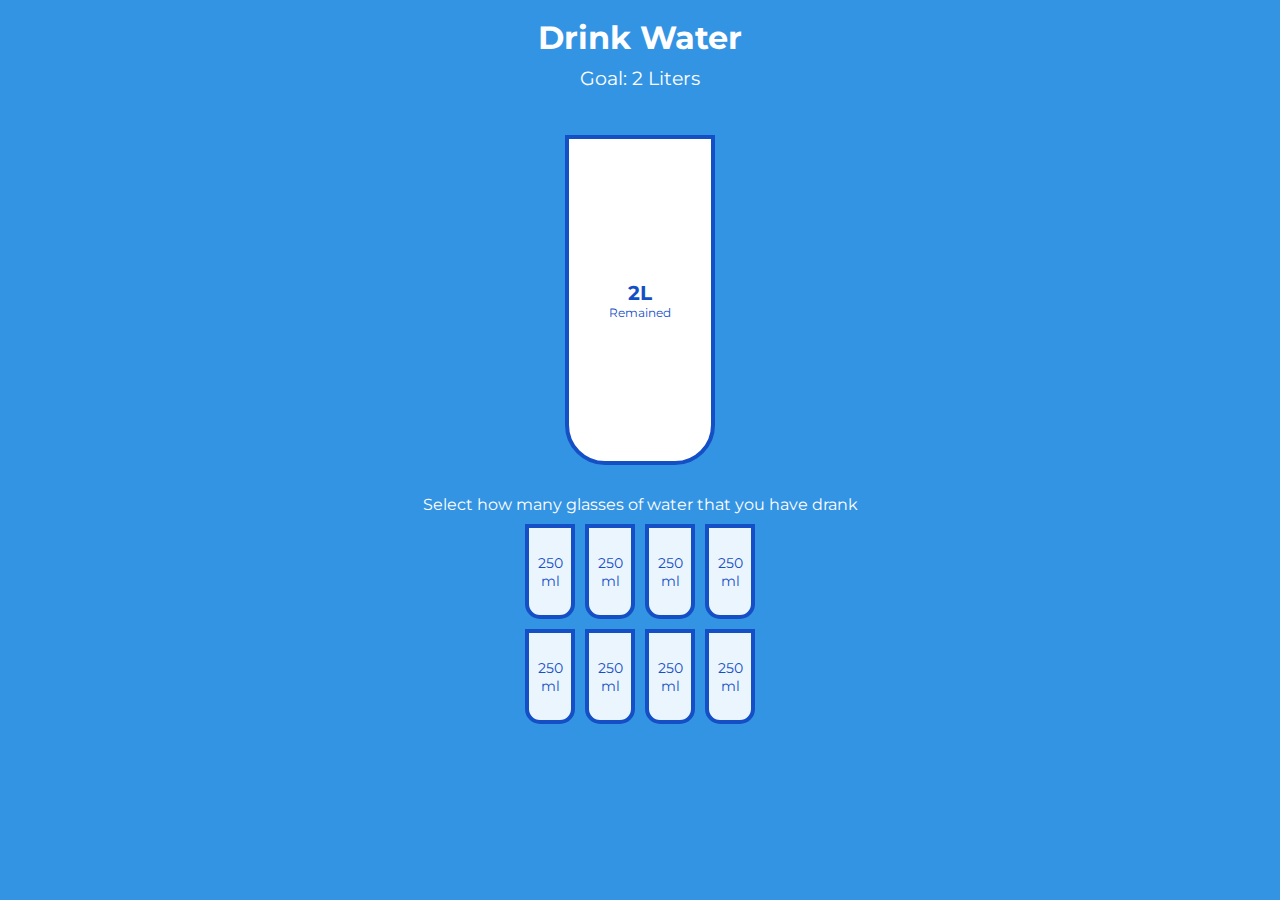
<file: index.html>
<!DOCTYPE html>
<html lang="en">
  <head>
    <meta charset="UTF-8" />
    <meta name="viewport" content="width=device-width, initial-scale=1.0" />
    <link rel="stylesheet" href="index.css" />
    <title>Drink Water</title>
  </head>
  <body>
    <div class="text">
    <h1>Drink Water</h1>
    <h3>Goal: 2 Liters</h3>
</div>

    <div class="cup">
      <div class="remained" id="remained">
        <span id="liters">1</span>
        <small>Remained</small>
      </div>

      <div class="percentage" id="percentage"></div>
    </div>

    <p class="text">Select how many glasses of water that you have drank</p>

    <div class="cups">
      <div class="cup cup-small">250 ml</div>
      <div class="cup cup-small">250 ml</div>
      <div class="cup cup-small">250 ml</div>
      <div class="cup cup-small">250 ml</div>
      <div class="cup cup-small">250 ml</div>
      <div class="cup cup-small">250 ml</div>
      <div class="cup cup-small">250 ml</div>
      <div class="cup cup-small">250 ml</div>
    </div>

     <script>
        let smallCups = document.querySelectorAll('.cup-small')
let liters = document.getElementById('liters')
let percentage = document.getElementById('percentage')
let remained = document.getElementById('remained')

updateBigCup()

smallCups.forEach((cup, idx) => {
    cup.addEventListener('click', () => highlightCups(idx))
})

function highlightCups(idx) {
    if (idx===7 && smallCups[idx].classList.contains("full")) idx--;
    else if(smallCups[idx].classList.contains('full') && !smallCups[idx].nextElementSibling.classList.contains('full')) {
        idx--
    } 

    smallCups.forEach((cup, idx2) => {
        if(idx2 <= idx) {
            cup.classList.add('full')
        } else {
            cup.classList.remove('full')
        }
    })

    updateBigCup()
}

function updateBigCup() {
    let fullCups = document.querySelectorAll('.cup-small.full').length
    let totalCups = smallCups.length

    if(fullCups === 0) {
        percentage.style.visibility = 'hidden'
        percentage.style.height = 0
    } else {
        percentage.style.visibility = 'visible'
        percentage.style.height = `${fullCups / totalCups * 330}px`
        percentage.innerText = `${fullCups / totalCups * 100}%`
    }

    if(fullCups === totalCups) {
        remained.style.visibility = 'hidden'
        remained.style.height = 0
    } else {
        remained.style.visibility = 'visible'
        liters.innerText = `${2 - (250 * fullCups / 1000)}L`
    }
}
    </script>
  </body>
</html>
</file>
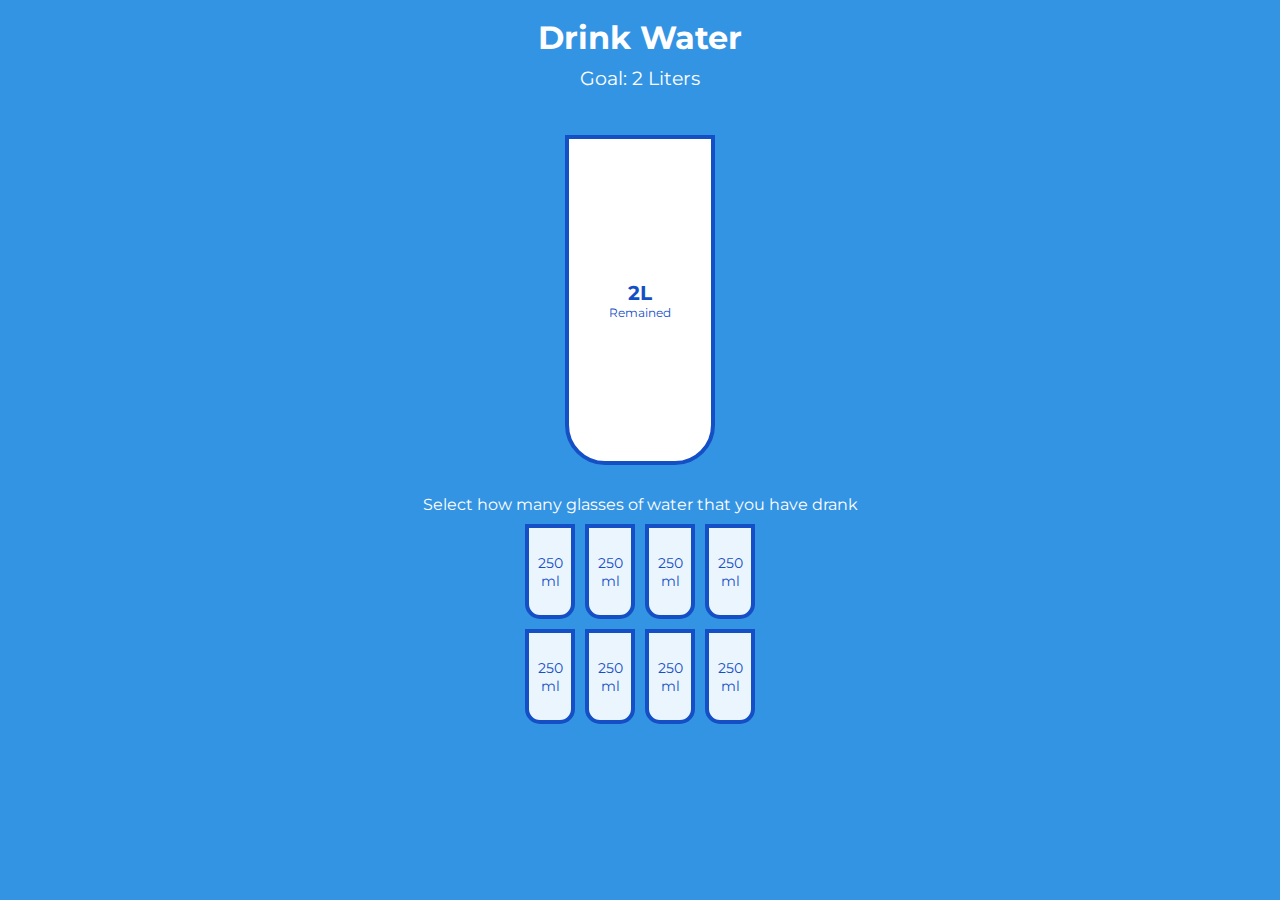
<file: drink-water/index.html>
<!DOCTYPE html>
<html lang="en">
  <head>
    <meta charset="UTF-8" />
    <meta name="viewport" content="width=device-width, initial-scale=1.0" />
    <link rel="stylesheet" href="index.css" />
    <title>Drink Water</title>
  </head>
  <body>
    <div class="text">
    <h1>Drink Water</h1>
    <h3>Goal: 2 Liters</h3>
</div>

    <div class="cup">
      <div class="remained" id="remained">
        <span id="liters">1</span>
        <small>Remained</small>
      </div>

      <div class="percentage" id="percentage"></div>
    </div>

    <p class="text">Select how many glasses of water that you have drank</p>

    <div class="cups">
      <div class="cup cup-small">250 ml</div>
      <div class="cup cup-small">250 ml</div>
      <div class="cup cup-small">250 ml</div>
      <div class="cup cup-small">250 ml</div>
      <div class="cup cup-small">250 ml</div>
      <div class="cup cup-small">250 ml</div>
      <div class="cup cup-small">250 ml</div>
      <div class="cup cup-small">250 ml</div>
    </div>

     <script>
        let smallCups = document.querySelectorAll('.cup-small')
let liters = document.getElementById('liters')
let percentage = document.getElementById('percentage')
let remained = document.getElementById('remained')

updateBigCup()

smallCups.forEach((cup, idx) => {
    cup.addEventListener('click', () => highlightCups(idx))
})

function highlightCups(idx) {
    if (idx===7 && smallCups[idx].classList.contains("full")) idx--;
    else if(smallCups[idx].classList.contains('full') && !smallCups[idx].nextElementSibling.classList.contains('full')) {
        idx--
    } 

    smallCups.forEach((cup, idx2) => {
        if(idx2 <= idx) {
            cup.classList.add('full')
        } else {
            cup.classList.remove('full')
        }
    })

    updateBigCup()
}

function updateBigCup() {
    let fullCups = document.querySelectorAll('.cup-small.full').length
    let totalCups = smallCups.length

    if(fullCups === 0) {
        percentage.style.visibility = 'hidden'
        percentage.style.height = 0
    } else {
        percentage.style.visibility = 'visible'
        percentage.style.height = `${fullCups / totalCups * 330}px`
        percentage.innerText = `${fullCups / totalCups * 100}%`
    }

    if(fullCups === totalCups) {
        remained.style.visibility = 'hidden'
        remained.style.height = 0
    } else {
        remained.style.visibility = 'visible'
        liters.innerText = `${2 - (250 * fullCups / 1000)}L`
    }
}
    </script>
  </body>
</html>
</file>
<file: index.css>
@import url('https://fonts.googleapis.com/css?family=Montserrat:400,600&display=swap');

:root {
  --border-color: #144fc6;
  --fill-color: #6ab3f8;
}

* {
  box-sizing: border-box;
}

body {
  background-color: #3494e4;
  color: #fff;
  font-family: 'Montserrat', sans-serif;
  display: flex;
  flex-direction: column;
  align-items: center;
  margin-bottom: 40px;
}

h1 {
  margin: 10px 0 0;
}

h3 {
  font-weight: 400;
  margin: 10px 0;
}

.cup {
  background-color: #fff;
  border: 4px solid var(--border-color);
  color: var(--border-color);
  border-radius: 0 0 40px 40px;
  height: 330px;
  width: 150px;
  margin: 30px 0;
  display: flex;
  flex-direction: column;
  overflow: hidden;
}

.cup.cup-small {
    height: 95px;
    width: 50px;
  border-radius: 0 0 15px 15px;
  background-color: rgba(255, 255, 255, 0.9);
  cursor: pointer;
  font-size: 14px;
  align-items: center;
  justify-content: center;
  text-align: center;
  margin: 5px;
  transition: 0.3s ease;
}

.cup.cup-small.full {
  background-color: var(--fill-color);
  color: #fff;
}

.cups {
  display: flex;
  flex-wrap: wrap;
  align-items: center;
  justify-content: center;
  width: 280px;
}

.remained {
  display: flex;
  flex-direction: column;
  align-items: center;
  justify-content: center;
  text-align: center;
  flex: 1;
  transition: 0.3s ease;
}

.remained span {
  font-size: 20px;
  font-weight: bold;
}

.remained small {
  font-size: 12px;
}

.percentage {
  background-color: var(--fill-color);
  display: flex;
  align-items: center;
  justify-content: center;
  font-weight: bold;
  font-size: 30px;
  height: 0;
  transition: 0.3s ease;
}

.text {
  text-align: center;
  margin: 0 0 5px;
}
</file>
<file: drink-water/index.css>
@import url('https://fonts.googleapis.com/css?family=Montserrat:400,600&display=swap');

:root {
  --border-color: #144fc6;
  --fill-color: #6ab3f8;
}

* {
  box-sizing: border-box;
}

body {
  background-color: #3494e4;
  color: #fff;
  font-family: 'Montserrat', sans-serif;
  display: flex;
  flex-direction: column;
  align-items: center;
  margin-bottom: 40px;
}

h1 {
  margin: 10px 0 0;
}

h3 {
  font-weight: 400;
  margin: 10px 0;
}

.cup {
  background-color: #fff;
  border: 4px solid var(--border-color);
  color: var(--border-color);
  border-radius: 0 0 40px 40px;
  height: 330px;
  width: 150px;
  margin: 30px 0;
  display: flex;
  flex-direction: column;
  overflow: hidden;
}

.cup.cup-small {
    height: 95px;
    width: 50px;
  border-radius: 0 0 15px 15px;
  background-color: rgba(255, 255, 255, 0.9);
  cursor: pointer;
  font-size: 14px;
  align-items: center;
  justify-content: center;
  text-align: center;
  margin: 5px;
  transition: 0.3s ease;
}

.cup.cup-small.full {
  background-color: var(--fill-color);
  color: #fff;
}

.cups {
  display: flex;
  flex-wrap: wrap;
  align-items: center;
  justify-content: center;
  width: 280px;
}

.remained {
  display: flex;
  flex-direction: column;
  align-items: center;
  justify-content: center;
  text-align: center;
  flex: 1;
  transition: 0.3s ease;
}

.remained span {
  font-size: 20px;
  font-weight: bold;
}

.remained small {
  font-size: 12px;
}

.percentage {
  background-color: var(--fill-color);
  display: flex;
  align-items: center;
  justify-content: center;
  font-weight: bold;
  font-size: 30px;
  height: 0;
  transition: 0.3s ease;
}

.text {
  text-align: center;
  margin: 0 0 5px;
}
</file>
